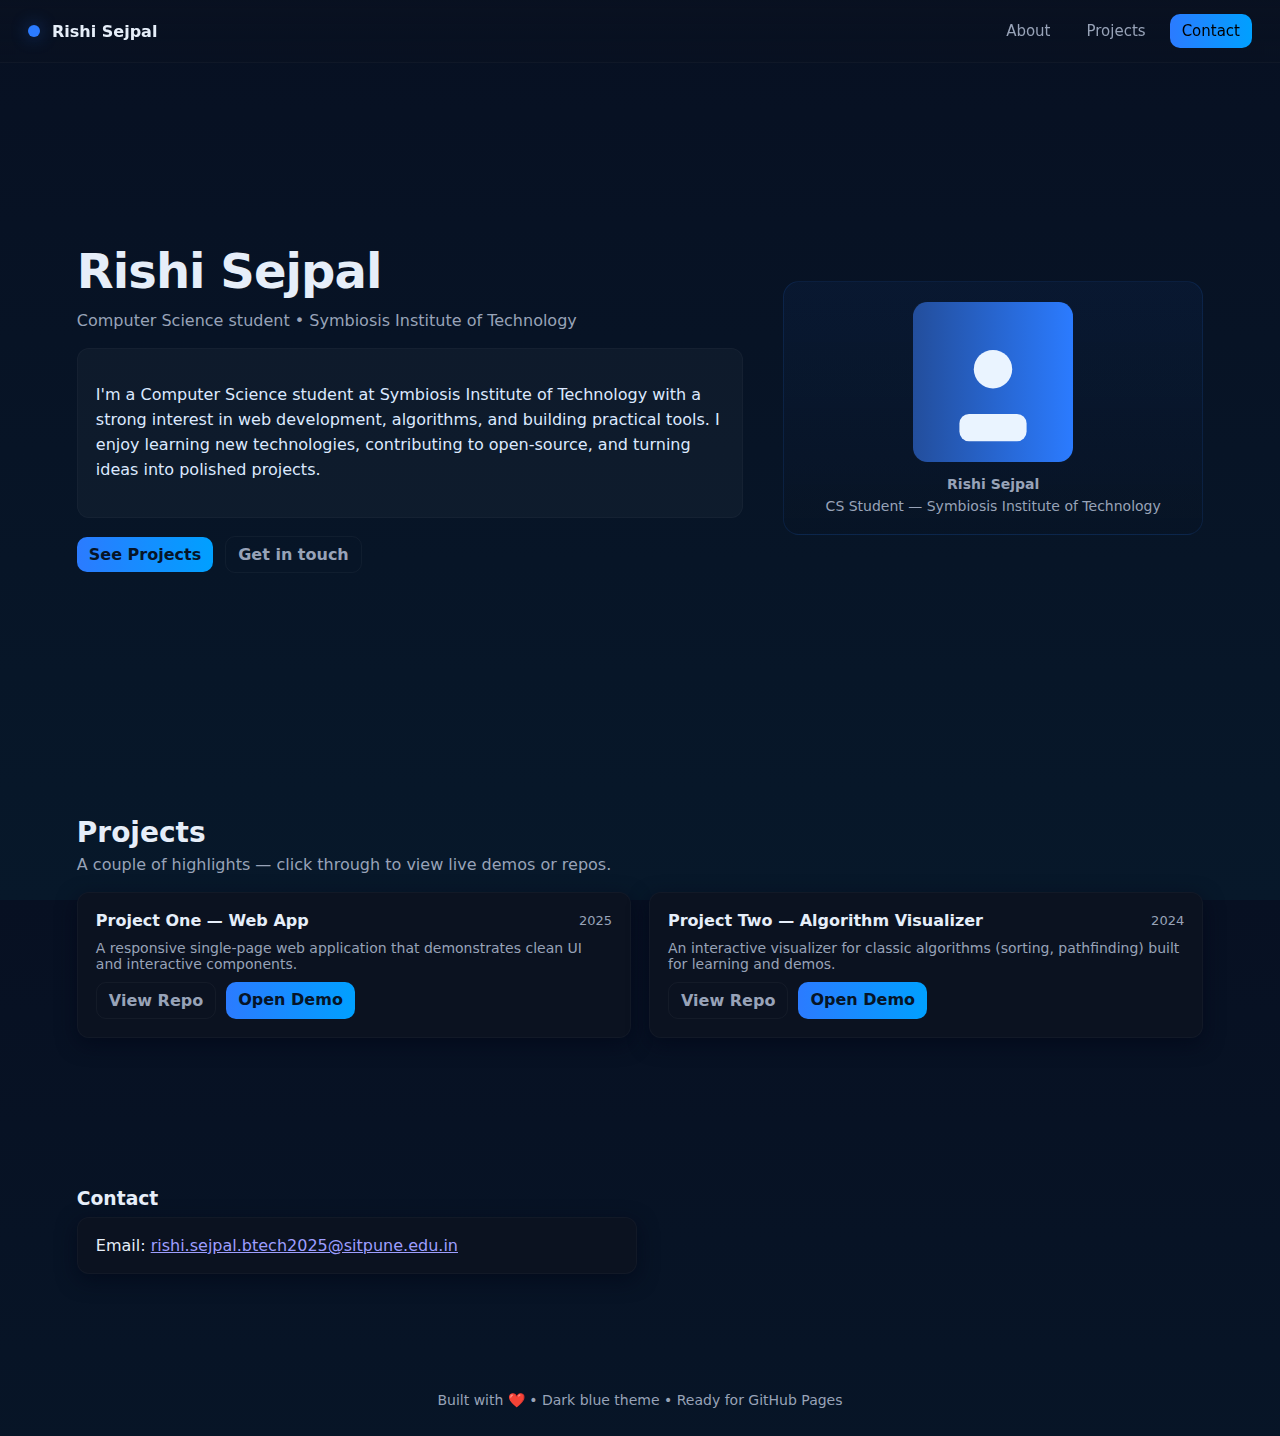
<file: index.html>
<!--
  portfolio.html
  - Dark blue-hued personal portfolio single-file for GitHub Pages
  - Replace the placeholder photo by placing your image at /assets/photo.jpg or change the <img> src
  - Update project names and links in the Projects section
-->

<!doctype html>
<html lang="en">
<head>
  <meta charset="utf-8" />
  <meta name="viewport" content="width=device-width,initial-scale=1" />
  <title>Rishi Sejpal — Portfolio</title>
  <style>
    :root{
      --bg:#071022; /* deep navy */
      --bg-2:#07182a; /* slightly lighter */
      --accent: #2b7bff; /* blue hue */
      --muted: #98a3b8;
      --card:#0b1220;
      --glass: rgba(255,255,255,0.03);
      --radius:16px;
      color-scheme: dark;
    }
    *{box-sizing:border-box}
    html,body{height:100%;margin:0;font-family:Inter,ui-sans-serif,system-ui,Segoe UI,Roboto,"Helvetica Neue",Arial; background: linear-gradient(180deg,var(--bg),var(--bg-2)); color:#e6eef9;}

    /* navbar */
    .nav{position:fixed;left:0;right:0;top:0;display:flex;align-items:center;justify-content:space-between;padding:14px 28px;backdrop-filter: blur(6px);background:linear-gradient(180deg, rgba(11,18,32,0.6), rgba(11,18,32,0.35));border-bottom:1px solid rgba(255,255,255,0.03);z-index:50}
    .brand{display:flex;align-items:center;gap:12px;font-weight:600}
    .brand .dot{width:12px;height:12px;background:var(--accent);border-radius:50%;box-shadow:0 0 18px rgba(43,123,255,0.45)}
    .nav-links{display:flex;gap:12px;align-items:center}
    .cta{background:linear-gradient(90deg,var(--accent),#00a0ff);padding:8px 12px;border-radius:10px;color:black!important;text-weight:700}
    .cta:hover{background:linear-gradient(90deg,var(--accent),#00a0ff);padding:8px 12px;border-radius:10px;color:white!important;text-weight:700}
    .nav a{color:var(--muted);text-decoration:none;padding:8px 12px;border-radius:10px;font-size:15px}
    .nav a:hover{color:#fff;background:rgba(255,255,255,0.03)}

    /* hero */
    .hero{min-height:84vh;display:grid;grid-template-columns:1fr 420px;gap:40px;align-items:center;padding:120px 6vw 60px}
    .hero-left{max-width:840px}
    h1{font-size:48px;margin:0 0 12px;letter-spacing:-0.02em}
    .sub{color:var(--muted);margin:0 0 18px}
    .desc{background:var(--glass);border:1px solid rgba(255,255,255,0.03);padding:18px;border-radius:12px;color:#dce9ff;line-height:1.55}

    /* photo card */
    .photo-card{background:linear-gradient(180deg, rgba(43,123,255,0.06), rgba(11,18,32,0.15));border:1px solid rgba(43,123,255,0.12);padding:20px;border-radius:16px;display:flex;flex-direction:column;align-items:center;gap:14px}
    .photo{width:160px;height:160px;border-radius:12px;overflow:hidden;display:flex;align-items:center;justify-content:center;background:linear-gradient(180deg, rgba(255,255,255,0.02), rgba(255,255,255,0.01));}
    .photo img{width:100%;height:100%;object-fit:cover;display:block}
    .meta{font-size:14px;color:var(--muted);text-align:center}

    /* projects */
    section.projects{padding:60px 6vw 120px}
    .projects-grid{display:grid;grid-template-columns:repeat(auto-fit,minmax(260px,1fr));gap:18px;margin-top:18px}
    .card{background:var(--card);padding:18px;border-radius:12px;border:1px solid rgba(255,255,255,0.03);box-shadow: 0 6px 20px rgba(2,6,23,0.6)}
    .project-title{display:flex;align-items:center;justify-content:space-between;gap:10px}
    .project-name{font-weight:600}
    .project-desc{color:var(--muted);font-size:14px;margin:10px 0}
    .actions{display:flex;gap:10px}
    .btn{padding:8px 12px;border-radius:10px;border:1px solid rgba(255,255,255,0.04);background:transparent;color:var(--muted);text-decoration:none;font-weight:600}
    .btn:hover{background:rgba(255,255,255,0.02);color:#fff}
    .btn.primary{background:linear-gradient(90deg,var(--accent),#00a0ff);color:#061427;border:none}

    /* footer */
    footer{padding:28px 6vw;color:var(--muted);font-size:14px;text-align:center}

    /* responsiveness */
    @media (max-width:900px){
      .hero{grid-template-columns:1fr;padding:110px 5vw 40px}
      .hero-left{order:2}
      .photo-card{order:1;align-self:center;width:100%;max-width:360px}
    }
  </style>
</head>
<body>
  <nav class="nav">
    <div class="brand">
      <div class="dot" aria-hidden></div>
      <div>Rishi Sejpal</div>
    </div>
    <div class="nav-links">
      <a href="#about">About</a>
      <a href="#projects" aria-current="page">Projects</a>
      <a class="cta" href="#contact">Contact</a>
    </div>
  </nav>

  <main>
    <header class="hero" id="about">
      <div class="hero-left">
        <h1>Rishi Sejpal</h1>
        <p class="sub">Computer Science student • Symbiosis Institute of Technology</p>
        <div class="desc">
          <!-- Brief description as requested -->
          <p>I'm a Computer Science student at Symbiosis Institute of Technology with a strong interest in web development, algorithms, and building practical tools. I enjoy learning new technologies, contributing to open-source, and turning ideas into polished projects.</p>
        </div>

        <div style="margin-top:18px;display:flex;gap:12px;align-items:center;flex-wrap:wrap">
          <a class="btn primary" href="#projects">See Projects</a>
          <a class="btn" href="#contact">Get in touch</a>
        </div>
      </div>

      <aside class="photo-card" aria-hidden="false">
        <div class="photo">
          <!-- Default inline SVG avatar; replace with an actual photo by swapping the <img> src -->
          <!-- To replace: <img src="assets/photo.jpg" alt="Rishi Sejpal"> -->
          <svg width="100%" height="100%" viewBox="0 0 200 200" xmlns="http://www.w3.org/2000/svg" role="img" aria-label="placeholder avatar">
            <defs>
              <linearGradient id="g" x1="0" x2="1">
                <stop offset="0" stop-color="#234e9c"/>
                <stop offset="1" stop-color="#2b7bff"/>
              </linearGradient>
            </defs>
            <rect width="200" height="200" rx="18" fill="url(#g)" />
            <g transform="translate(40,40)" fill="#eaf4ff">
              <circle cx="60" cy="44" r="24" />
              <rect x="18" y="100" rx="12" width="84" height="34" />
            </g>
          </svg>
        </div>
        <div class="meta">
          <div style="font-weight:700">Rishi Sejpal</div>
          <div style="margin-top:6px">CS Student — Symbiosis Institute of Technology</div>
        </div>
      </aside>
    </header>

    <section class="projects" id="projects">
      <h2 style="margin:0;font-size:28px">Projects</h2>
      <p class="sub" style="margin-top:6px">A couple of highlights — click through to view live demos or repos.</p>

      <div class="projects-grid">
        <!-- Project 1 -->
        <article class="card">
          <div class="project-title">
            <div class="project-name">Project One — Web App</div>
            <div style="font-size:13px;color:var(--muted)">2025</div>
          </div>
          <p class="project-desc">A responsive single-page web application that demonstrates clean UI and interactive components.</p>
          <div class="actions">
            <a class="btn" href="#" target="_blank" rel="noopener">View Repo</a>
            <a class="btn primary" href="#" target="_blank" rel="noopener">Open Demo</a>
          </div>
        </article>

        <!-- Project 2 -->
        <article class="card">
          <div class="project-title">
            <div class="project-name">Project Two — Algorithm Visualizer</div>
            <div style="font-size:13px;color:var(--muted)">2024</div>
          </div>
          <p class="project-desc">An interactive visualizer for classic algorithms (sorting, pathfinding) built for learning and demos.</p>
          <div class="actions">
            <a class="btn" href="#" target="_blank" rel="noopener">View Repo</a>
            <a class="btn primary" href="#" target="_blank" rel="noopener">Open Demo</a>
          </div>
        </article>
      </div>
    </section>

    <section id="contact" style="padding:30px 6vw 90px">
      <h3 style="margin:0 0 8px">Contact</h3>
      <div class="card" style="max-width:560px">
        <p style="margin:0">Email: <a href="mailto:rishi.sejpal.btech2025@sitpune.edu.in">rishi.sejpal.btech2025@sitpune.edu.in</a></p>
      </div>
    </section>
  </main>

  <footer>
    Built with ❤️ • Dark blue theme • Ready for GitHub Pages
  </footer>

  <script>
    // small JS used only for smooth scroll and accessible focus
    document.querySelectorAll('a[href^="#"]').forEach(a=>{
      a.addEventListener('click',e=>{
        const target=document.querySelector(a.getAttribute('href'));
        if(target){e.preventDefault();target.scrollIntoView({behavior:'smooth',block:'start'});history.replaceState(null,'',a.getAttribute('href'))}
      })
    })

    // Keyboard focus outline tweak
    document.body.addEventListener('keydown', e=>{
      if(e.key==="Tab") document.documentElement.style.scrollBehavior='smooth';
    })
  </script>
</body>
</html>
</file>
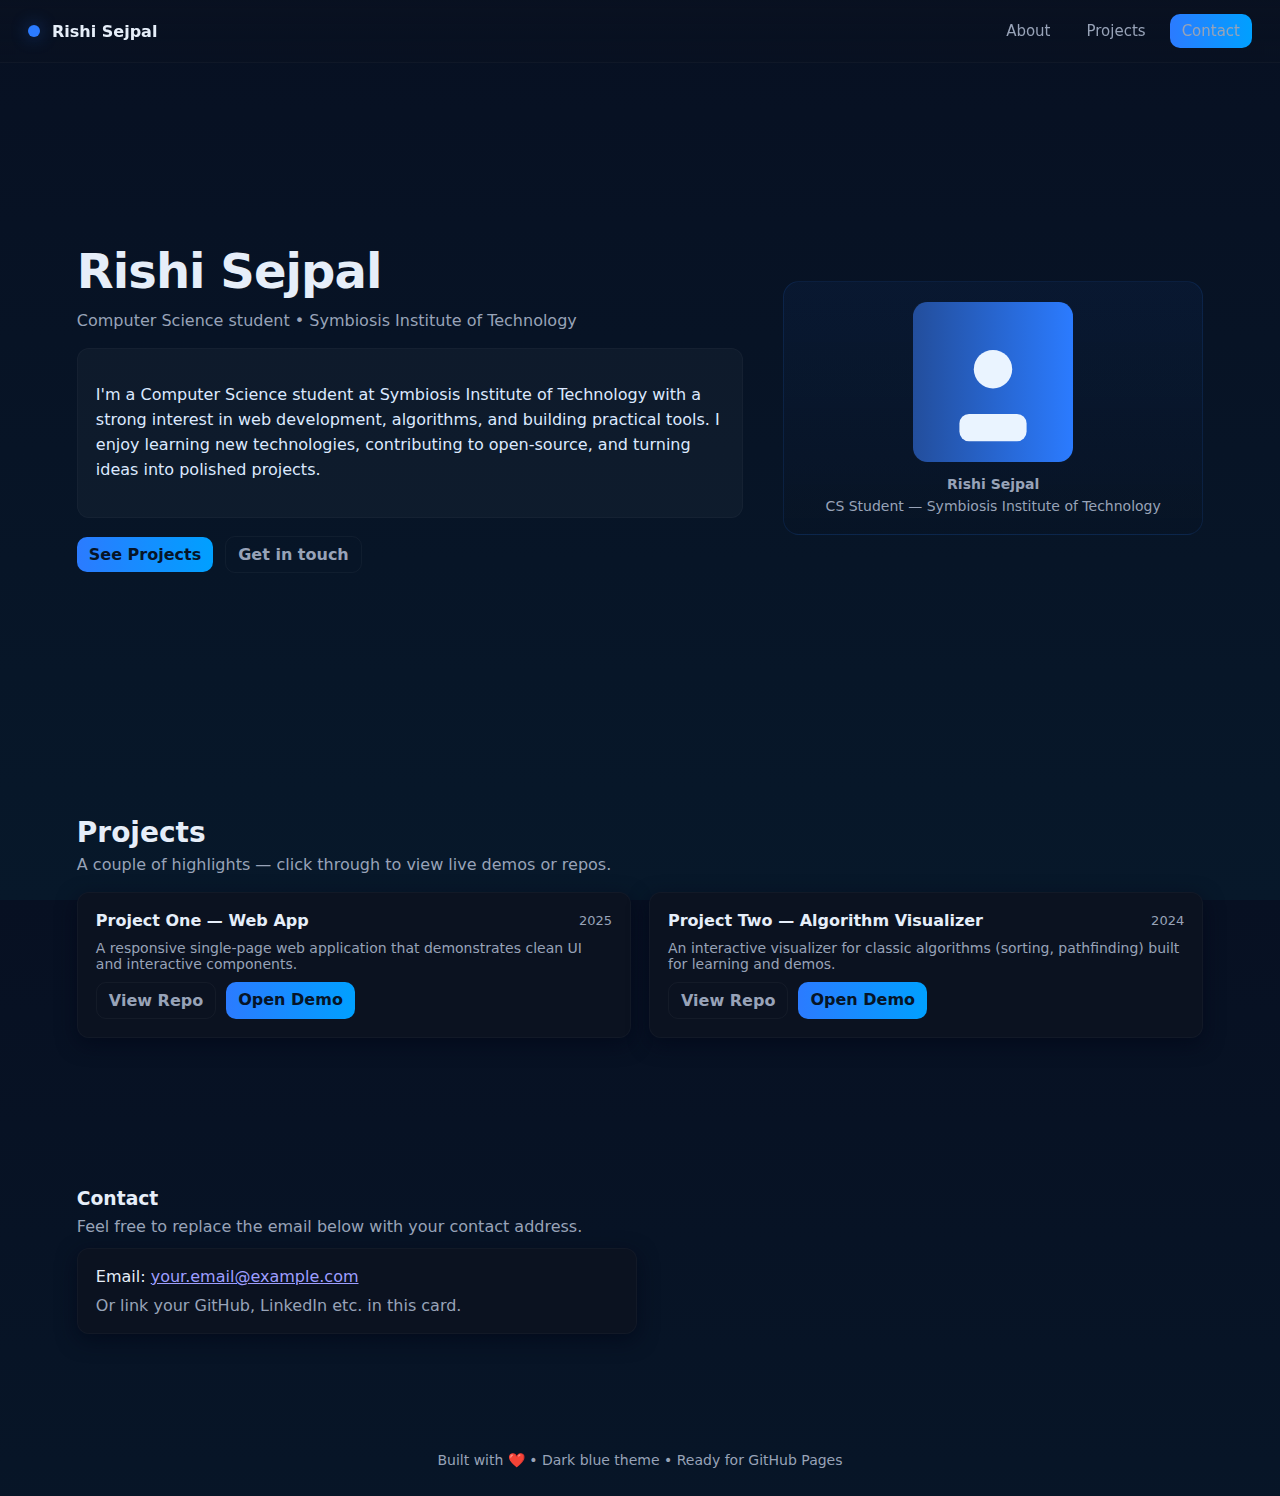
<file: Portfolio.html>
<!--
  portfolio.html
  - Dark blue-hued personal portfolio single-file for GitHub Pages
  - Replace the placeholder photo by placing your image at /assets/photo.jpg or change the <img> src
  - Update project names and links in the Projects section
-->

<!doctype html>
<html lang="en">
<head>
  <meta charset="utf-8" />
  <meta name="viewport" content="width=device-width,initial-scale=1" />
  <title>Rishi Sejpal — Portfolio</title>
  <style>
    :root{
      --bg:#071022; /* deep navy */
      --bg-2:#07182a; /* slightly lighter */
      --accent: #2b7bff; /* blue hue */
      --muted: #98a3b8;
      --card:#0b1220;
      --glass: rgba(255,255,255,0.03);
      --radius:16px;
      color-scheme: dark;
    }
    *{box-sizing:border-box}
    html,body{height:100%;margin:0;font-family:Inter,ui-sans-serif,system-ui,Segoe UI,Roboto,"Helvetica Neue",Arial; background: linear-gradient(180deg,var(--bg),var(--bg-2)); color:#e6eef9;}

    /* navbar */
    .nav{position:fixed;left:0;right:0;top:0;display:flex;align-items:center;justify-content:space-between;padding:14px 28px;backdrop-filter: blur(6px);background:linear-gradient(180deg, rgba(11,18,32,0.6), rgba(11,18,32,0.35));border-bottom:1px solid rgba(255,255,255,0.03);z-index:50}
    .brand{display:flex;align-items:center;gap:12px;font-weight:600}
    .brand .dot{width:12px;height:12px;background:var(--accent);border-radius:50%;box-shadow:0 0 18px rgba(43,123,255,0.45)}
    .nav-links{display:flex;gap:12px;align-items:center}
    .nav a{color:var(--muted);text-decoration:none;padding:8px 12px;border-radius:10px;font-size:15px}
    .nav a:hover{color:#fff;background:rgba(255,255,255,0.03)}
    .cta{background:linear-gradient(90deg,var(--accent),#00a0ff);padding:8px 12px;border-radius:10px;color:#061427;text-weight:700}

    /* hero */
    .hero{min-height:84vh;display:grid;grid-template-columns:1fr 420px;gap:40px;align-items:center;padding:120px 6vw 60px}
    .hero-left{max-width:840px}
    h1{font-size:48px;margin:0 0 12px;letter-spacing:-0.02em}
    .sub{color:var(--muted);margin:0 0 18px}
    .desc{background:var(--glass);border:1px solid rgba(255,255,255,0.03);padding:18px;border-radius:12px;color:#dce9ff;line-height:1.55}

    /* photo card */
    .photo-card{background:linear-gradient(180deg, rgba(43,123,255,0.06), rgba(11,18,32,0.15));border:1px solid rgba(43,123,255,0.12);padding:20px;border-radius:16px;display:flex;flex-direction:column;align-items:center;gap:14px}
    .photo{width:160px;height:160px;border-radius:12px;overflow:hidden;display:flex;align-items:center;justify-content:center;background:linear-gradient(180deg, rgba(255,255,255,0.02), rgba(255,255,255,0.01));}
    .photo img{width:100%;height:100%;object-fit:cover;display:block}
    .meta{font-size:14px;color:var(--muted);text-align:center}

    /* projects */
    section.projects{padding:60px 6vw 120px}
    .projects-grid{display:grid;grid-template-columns:repeat(auto-fit,minmax(260px,1fr));gap:18px;margin-top:18px}
    .card{background:var(--card);padding:18px;border-radius:12px;border:1px solid rgba(255,255,255,0.03);box-shadow: 0 6px 20px rgba(2,6,23,0.6)}
    .project-title{display:flex;align-items:center;justify-content:space-between;gap:10px}
    .project-name{font-weight:600}
    .project-desc{color:var(--muted);font-size:14px;margin:10px 0}
    .actions{display:flex;gap:10px}
    .btn{padding:8px 12px;border-radius:10px;border:1px solid rgba(255,255,255,0.04);background:transparent;color:var(--muted);text-decoration:none;font-weight:600}
    .btn:hover{background:rgba(255,255,255,0.02);color:#fff}
    .btn.primary{background:linear-gradient(90deg,var(--accent),#00a0ff);color:#061427;border:none}

    /* footer */
    footer{padding:28px 6vw;color:var(--muted);font-size:14px;text-align:center}

    /* responsiveness */
    @media (max-width:900px){
      .hero{grid-template-columns:1fr;padding:110px 5vw 40px}
      .hero-left{order:2}
      .photo-card{order:1;align-self:center;width:100%;max-width:360px}
    }
  </style>
</head>
<body>
  <nav class="nav">
    <div class="brand">
      <div class="dot" aria-hidden></div>
      <div>Rishi Sejpal</div>
    </div>
    <div class="nav-links">
      <a href="#about">About</a>
      <a href="#projects" aria-current="page">Projects</a>
      <a class="cta" href="#contact">Contact</a>
    </div>
  </nav>

  <main>
    <header class="hero" id="about">
      <div class="hero-left">
        <h1>Rishi Sejpal</h1>
        <p class="sub">Computer Science student • Symbiosis Institute of Technology</p>
        <div class="desc">
          <!-- Brief description as requested -->
          <p>I'm a Computer Science student at Symbiosis Institute of Technology with a strong interest in web development, algorithms, and building practical tools. I enjoy learning new technologies, contributing to open-source, and turning ideas into polished projects.</p>
        </div>

        <div style="margin-top:18px;display:flex;gap:12px;align-items:center;flex-wrap:wrap">
          <a class="btn primary" href="#projects">See Projects</a>
          <a class="btn" href="#contact">Get in touch</a>
        </div>
      </div>

      <aside class="photo-card" aria-hidden="false">
        <div class="photo">
          <!-- Default inline SVG avatar; replace with an actual photo by swapping the <img> src -->
          <!-- To replace: <img src="assets/photo.jpg" alt="Rishi Sejpal"> -->
          <svg width="100%" height="100%" viewBox="0 0 200 200" xmlns="http://www.w3.org/2000/svg" role="img" aria-label="placeholder avatar">
            <defs>
              <linearGradient id="g" x1="0" x2="1">
                <stop offset="0" stop-color="#234e9c"/>
                <stop offset="1" stop-color="#2b7bff"/>
              </linearGradient>
            </defs>
            <rect width="200" height="200" rx="18" fill="url(#g)" />
            <g transform="translate(40,40)" fill="#eaf4ff">
              <circle cx="60" cy="44" r="24" />
              <rect x="18" y="100" rx="12" width="84" height="34" />
            </g>
          </svg>
        </div>
        <div class="meta">
          <div style="font-weight:700">Rishi Sejpal</div>
          <div style="margin-top:6px">CS Student — Symbiosis Institute of Technology</div>
        </div>
      </aside>
    </header>

    <section class="projects" id="projects">
      <h2 style="margin:0;font-size:28px">Projects</h2>
      <p class="sub" style="margin-top:6px">A couple of highlights — click through to view live demos or repos.</p>

      <div class="projects-grid">
        <!-- Project 1 -->
        <article class="card">
          <div class="project-title">
            <div class="project-name">Project One — Web App</div>
            <div style="font-size:13px;color:var(--muted)">2025</div>
          </div>
          <p class="project-desc">A responsive single-page web application that demonstrates clean UI and interactive components.</p>
          <div class="actions">
            <a class="btn" href="#" target="_blank" rel="noopener">View Repo</a>
            <a class="btn primary" href="#" target="_blank" rel="noopener">Open Demo</a>
          </div>
        </article>

        <!-- Project 2 -->
        <article class="card">
          <div class="project-title">
            <div class="project-name">Project Two — Algorithm Visualizer</div>
            <div style="font-size:13px;color:var(--muted)">2024</div>
          </div>
          <p class="project-desc">An interactive visualizer for classic algorithms (sorting, pathfinding) built for learning and demos.</p>
          <div class="actions">
            <a class="btn" href="#" target="_blank" rel="noopener">View Repo</a>
            <a class="btn primary" href="#" target="_blank" rel="noopener">Open Demo</a>
          </div>
        </article>
      </div>
    </section>

    <section id="contact" style="padding:30px 6vw 90px">
      <h3 style="margin:0 0 8px">Contact</h3>
      <p class="sub" style="margin:0 0 12px">Feel free to replace the email below with your contact address.</p>
      <div class="card" style="max-width:560px">
        <p style="margin:0">Email: <a href="mailto:your.email@example.com">your.email@example.com</a></p>
        <p style="margin:10px 0 0;color:var(--muted)">Or link your GitHub, LinkedIn etc. in this card.</p>
      </div>
    </section>
  </main>

  <footer>
    Built with ❤️ • Dark blue theme • Ready for GitHub Pages
  </footer>

  <script>
    // small JS used only for smooth scroll and accessible focus
    document.querySelectorAll('a[href^="#"]').forEach(a=>{
      a.addEventListener('click',e=>{
        const target=document.querySelector(a.getAttribute('href'));
        if(target){e.preventDefault();target.scrollIntoView({behavior:'smooth',block:'start'});history.replaceState(null,'',a.getAttribute('href'))}
      })
    })

    // Keyboard focus outline tweak
    document.body.addEventListener('keydown', e=>{
      if(e.key==="Tab") document.documentElement.style.scrollBehavior='smooth';
    })
  </script>
</body>
</html>
</file>
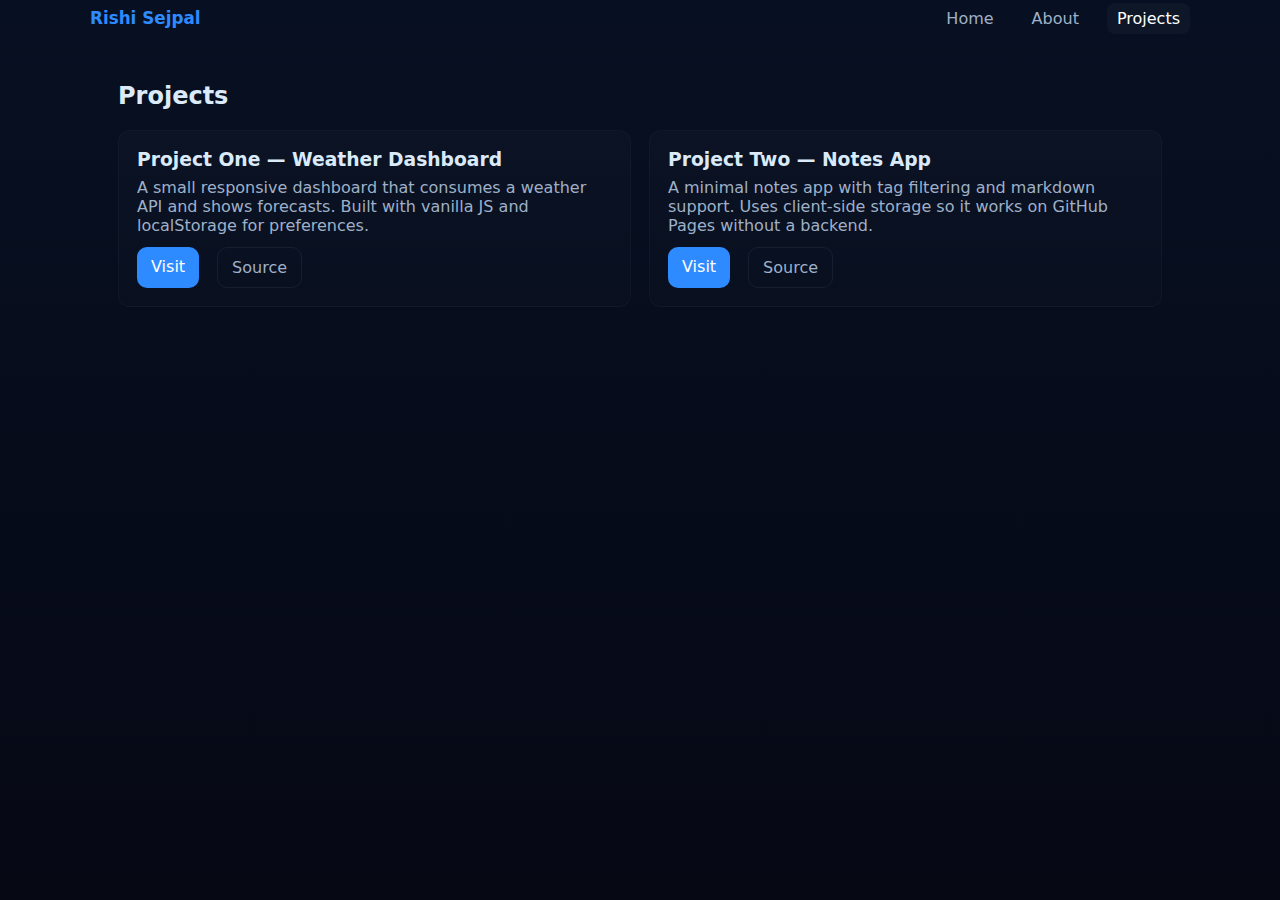
<file: projects.html>
<!doctype html>
<html lang="en">
<head>
<meta charset="utf-8" />
<meta name="viewport" content="width=device-width, initial-scale=1" />
<title>Projects — Rishi Sejpal</title>
<link rel="stylesheet" href="styles.css" />
</head>
<body>
<header class="nav-wrap">
<nav class="nav container">
<a class="brand" href="index.html">Rishi Sejpal</a>
<ul class="nav-links">
<li><a href="index.html">Home</a></li>
<li><a href="about.html">About</a></li>
<li><a href="projects.html" class="active">Projects</a></li>
</ul>
<button class="menu-toggle" aria-label="toggle menu">☰</button>
</nav>
</header>


<main class="container page">
<h2>Projects</h2>
<div class="cards">
<article class="card">
<h3>Project One — Weather Dashboard</h3>
<p>A small responsive dashboard that consumes a weather API and shows forecasts. Built with vanilla JS and localStorage for preferences.</p>
<div class="card-actions">
<a class="btn" href="https://example.com/project-one" target="_blank" rel="noopener">Visit</a>
<a class="btn ghost" href="https://github.com/yourusername/project-one" target="_blank" rel="noopener">Source</a>
</div>
</article>


<article class="card">
<h3>Project Two — Notes App</h3>
<p>A minimal notes app with tag filtering and markdown support. Uses client-side storage so it works on GitHub Pages without a backend.</p>
<div class="card-actions">
<a class="btn" href="https://example.com/project-two" target="_blank" rel="noopener">Visit</a>
<a class="btn ghost" href="https://github.com/yourusername/project-two" target="_blank" rel="noopener">Source</a>
</div>
</article>
</html>
</file>
<file: styles.css>
:root{
--bg:#071022; /* very dark blue */
--card:#0b1726;
--muted:#9fb0c8;
--accent:#2e8bff;
--glass: rgba(255,255,255,0.03);
}
*{box-sizing:border-box}
html,body{height:100%;margin:0;font-family:Inter, system-ui, -apple-system, 'Segoe UI', Roboto, 'Helvetica Neue', Arial;color:#dbeaf9;background:linear-gradient(180deg,var(--bg),#060814);}
.container{max-width:1100px;margin:0 auto;padding:28px;}
.nav{display:flex;align-items:center;justify-content:space-between;padding:8px 0;}
.brand{font-weight:700;color:var(--accent);text-decoration:none;font-size:1.05rem}
.nav-links{list-style:none;display:flex;gap:18px;margin:0;padding:0}
.nav-links a{color:var(--muted);text-decoration:none;padding:6px 10px;border-radius:8px}
.nav-links a.active, .nav-links a:hover{background:var(--glass);color:#fff}
.menu-toggle{display:none;background:none;border:1px solid rgba(255,255,255,0.04);color:var(--muted);padding:6px 10px;border-radius:8px}
.hero{display:grid;grid-template-columns:1fr 320px;gap:28px;align-items:center;padding-top:40px}
.hero-left h1{margin:0;font-size:2.25rem;color:#fff}
.role{color:var(--muted);margin:6px 0}
.desc{color:#cfe7ff;max-width:52ch}
.btn{display:inline-block;padding:10px 14px;border-radius:10px;background:var(--accent);color:white;text-decoration:none;margin-right:8px}
.btn.ghost{background:transparent;border:1px solid rgba(255,255,255,0.06);color:var(--muted)}
.profile-photo{width:280px;height:280px;object-fit:cover;border-radius:18px;border:4px solid rgba(255,255,255,0.03);box-shadow:0 8px 30px rgba(2,6,23,0.6)}
.footer{padding:36px 0;text-align:center;color:var(--muted)}
.page h2{margin-top:18px}
.about-grid{display:grid;grid-template-columns:260px 1fr;gap:18px;align-items:start}
.about-photo{width:240px;height:240px;object-fit:cover;border-radius:12px}
.cards{display:grid;grid-template-columns:repeat(auto-fit,minmax(260px,1fr));gap:18px;margin-top:18px}
.card{background:linear-gradient(180deg, rgba(255,255,255,0.02), rgba(255,255,255,0.01));padding:18px;border-radius:12px;border:1px solid rgba(255,255,255,0.03)}
.card h3{margin:0 0 8px 0}
.card p{color:var(--muted);margin:0 0 12px 0}
.card-actions{display:flex;gap:10px}
/* Responsive */
@media(max-width:880px){
.hero{grid-template-columns:1fr;}
.hero-right{order:-1;display:flex;justify-content:center}
.role::before{content:'• ';color:var(--accent)}
</file>
